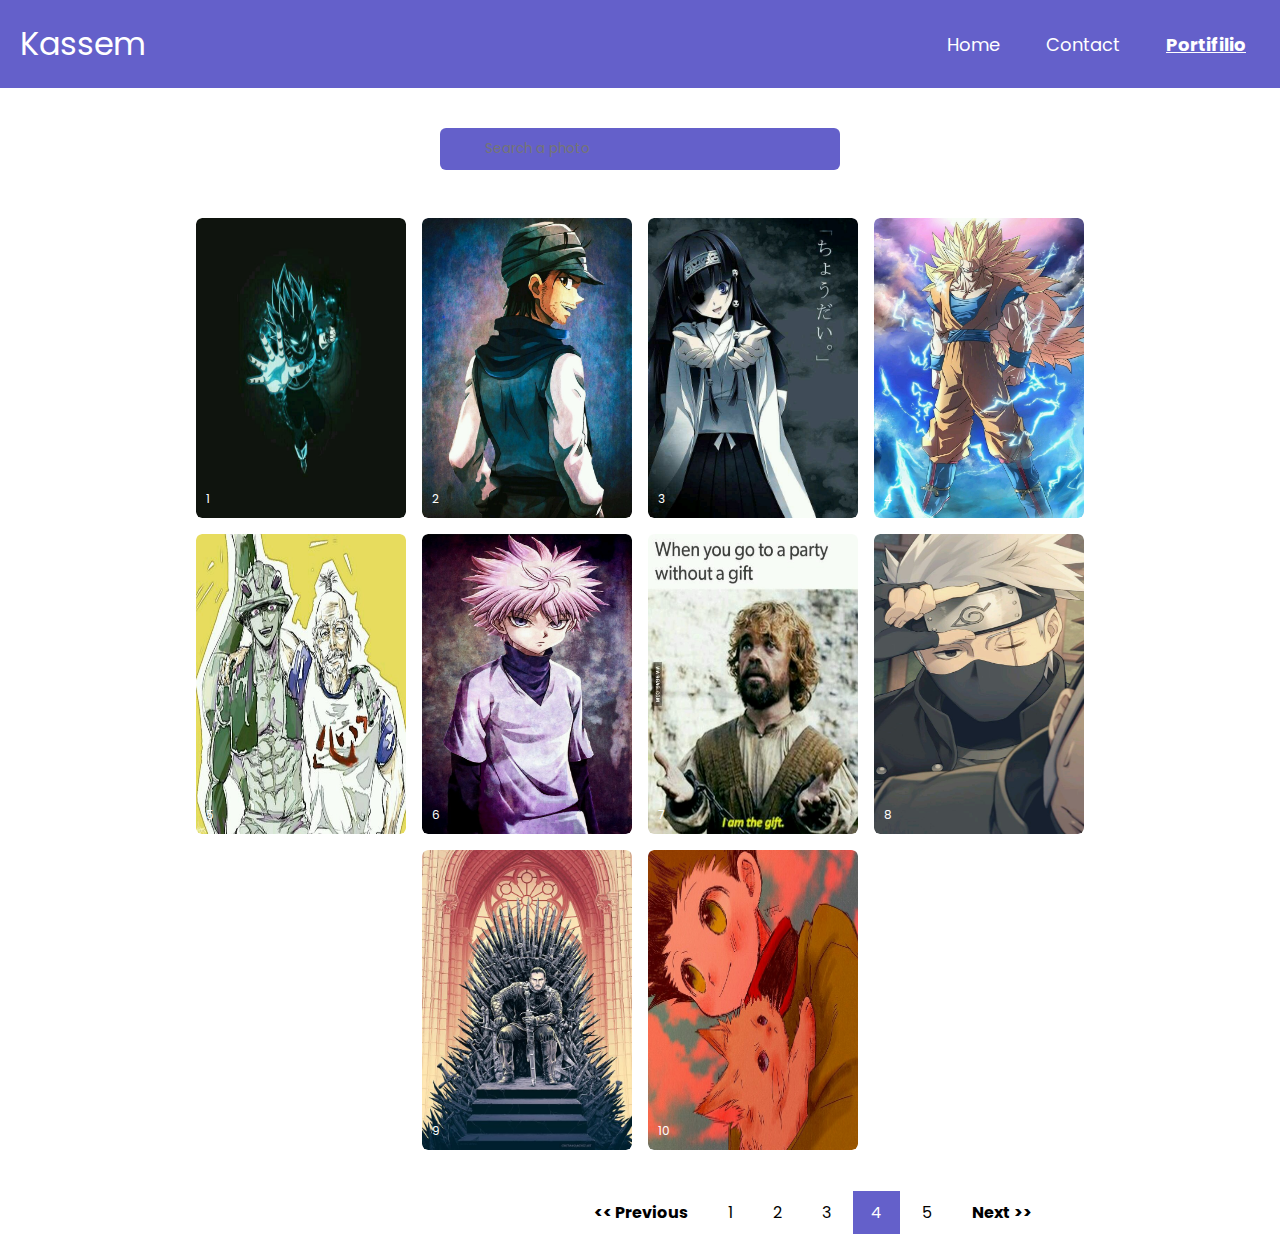
<file: gallary.html>
<!DOCTYPE html>
<!--=== Coding by CodingLab | www.codinglabweb.com === -->
<html lang="en">
<head>
    <meta charset="UTF-8">
    <meta http-equiv="X-UA-Compatible" content="IE=edge">
    <meta data-name="viewport" content="width=device-width, initial-scale=1.0">
    
    <!----======== CSS ======== -->
    <link rel="stylesheet" href="gallary-style.css">
    
    <!--=====     <link href='https://unpkg.com/boxicons@2.1.1/css/boxicons.min.css' rel='stylesheet'>
 CSS =====-->

    <title>Image Gallery with Search Box</title> 
</head>
<body>
    <nav class="navbar">
        <!-- LOGO -->
        <div class="logo">Kassem</div>
        <!-- NAVIGATION MENU -->
        <ul class="nav-links">
        <!-- USING CHECKBOX HACK -->
        <!-- NAVIGATION MENUS -->
        <div class="menu">
        <li>Home</li>
        <li>Contact</li>
        <li ><a href="Home.html">Portifilio</a>
            </li>
        
        </div>
        </ul>
        </nav>
    <div class="container">
        <div class="search-box">
            <i class="bx bx-search"></i>
            <input type="text" placeholder="Search a photo">
        </div>

        <div class="images">
            <div class="image-box" data-name="1">
                <img src="img/1.jpg" alt="">
                <h6>1</h6>
            </div>
            <div class="image-box" data-name="2">
                <img src="img/2.jpg" alt="">
                <h6>2</h6>
            </div>
            <div class="image-box" data-name="3">
                <img src="img/3.jpg" alt="">
                <h6>3</h6>
            </div>
            <div class="image-box" data-name="4">
                <img src="img/4.jpg" alt="">
                <h6>4</h6>
            </div>
            <div class="image-box" data-name="5">
                <img src="img/5.jpg" alt="">
                <h6>5</h6>
            </div>
            <div class="image-box" data-name="6">
                <img src="img/6.jpg" alt="">
                <h6>6</h6>
            </div>
            <div class="image-box" data-name="7">
                <img src="img/7.jpg" alt="">
                <h6>7</h6>
            </div>
            <div class="image-box" data-name="8">
                <img src="img/8.jpg" alt="">
                <h6>8</h6>
            </div>
            <div class="image-box" data-name="9">
                <img src="img/9.jpg" alt="">
                <h6>9</h6>
            </div>
            <div class="image-box" data-name="10">
                <img src="img/10.jpg" alt="">
                <h6>10</h6>
            </div>
        </div>
    </div>
    </div>


    <div class="pagination_section">
        <a href="#"><< Previous</a>
        <a href="#" title="Algorithm">1</a>
        <a href="#" title="DataStructure">2</a>
        <a href="#" title="Languages">3</a>
        <a href="#" title="Interview" class="active">4</a>
        <a href="#" title="practice">5</a>
        <a href="#">Next >></a>
    </div>
    <script src="gallary.js"></script>
</body>
</html>
</file>
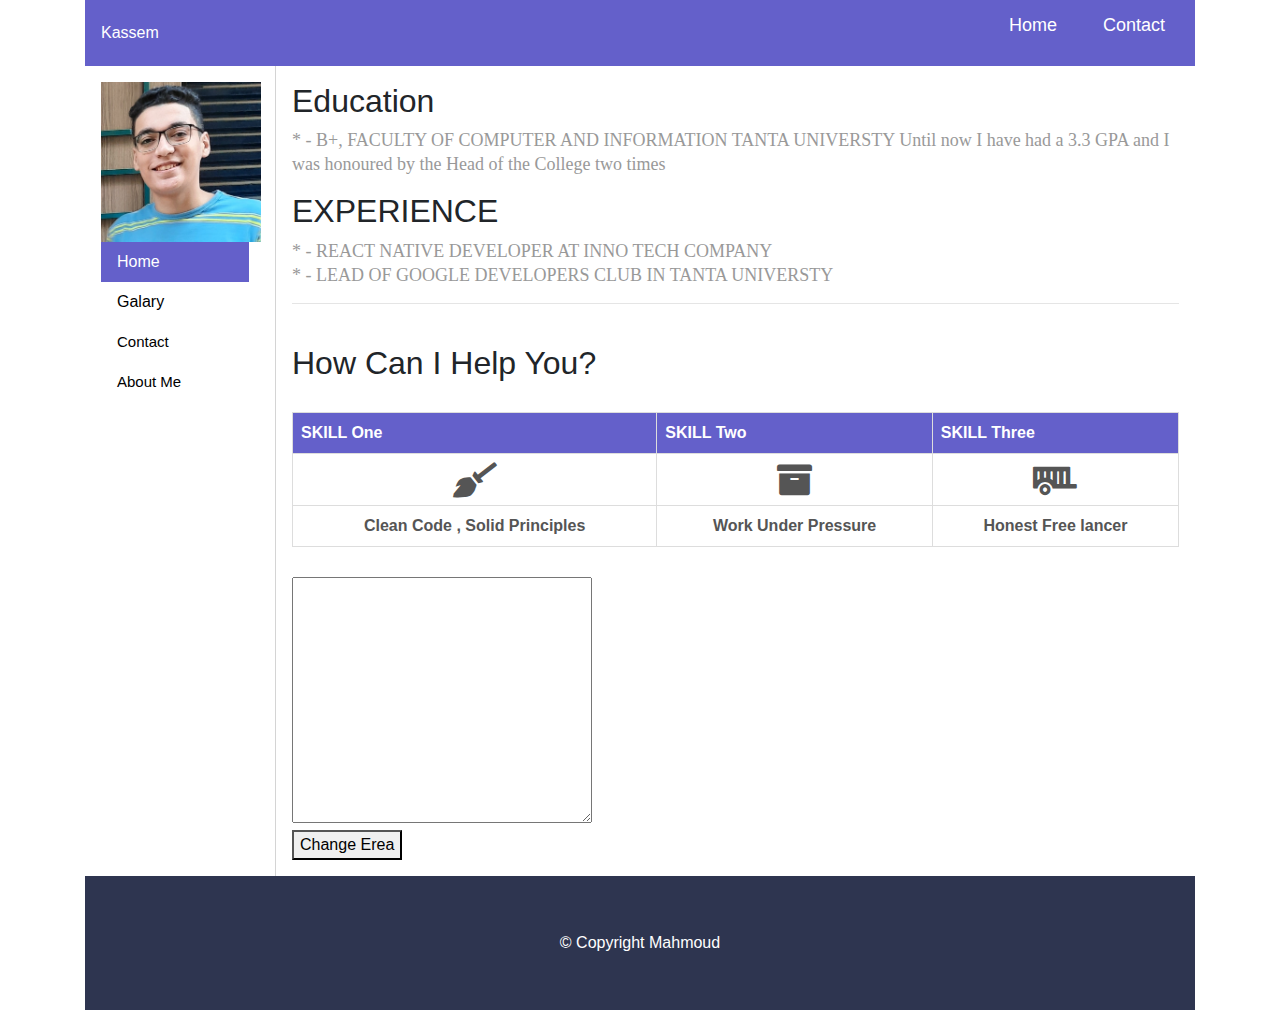
<file: Home.html>
<!DOCTYPE html>
<html lang="en">

<head>
    <meta charset="UTF-8">
    <meta http-equiv="X-UA-Compatible" content="IE=edge">
    <meta name="viewport" content="width=device-width, initial-scale=1.0">
    <title>Kassem</title>
    <link rel="stylesheet" href="https://cdnjs.cloudflare.com/ajax/libs/font-awesome/5.15.3/css/all.min.css">
    <link rel="stylesheet" href="Home.css">
    <link rel="stylesheet" href="https://cdn.jsdelivr.net/npm/bootstrap@4.0.0/dist/css/bootstrap.min.css"
        integrity="sha384-Gn5384xqQ1aoWXA+058RXPxPg6fy4IWvTNh0E263XmFcJlSAwiGgFAW/dAiS6JXm" crossorigin="anonymous">

    <script src="Home.js"></script>

    <!-- <link rel="stylesheet" href="./libsCss/bootstrap.min.css">
<script src="./libs/jq3.5.1.js" />
<script src="./libs/popper.js" />
<script src="./libs/bootstrap.min.js" /> -->

</head>

<body>
    <div class="container">
        <nav class="navbar">
            <!-- LOGO -->
            <div class="logo">Kassem</div>
            <!-- NAVIGATION MENU -->
            <ul class="nav-links">
            <!-- USING CHECKBOX HACK -->
            <!-- NAVIGATION MENUS -->
            <div class="menu">
            <li>Home</li>
            <li>Contact</li>
            
            
            </div>
            </ul>
            </nav>
        <aside class="left">
            <img src="./me.jpg" width="160px" />
            <ul>
                <li><a class="active" href="#home">Home</a></li>
                <li>
                    <a href="gallary.html" title="Algorithm">Galary</a>

                    <!-- <button onclick="" >Galary</button> -->
                </li>
                <li>
                    <button>Contact</button>
                </li>
                <li>
                    <button onclick="ShowTouster()">About Me</button>
                </li>
            </ul>
            <br><br>
        </aside>
        <main class="content">

            <h2>Education</h2>
            <p>* - B+, FACULTY OF COMPUTER AND INFORMATION TANTA UNIVERSTY
                Until now I have had a 3.3 GPA and I was honoured by the Head of the College two times</p>
            <h2>EXPERIENCE</h2>
            <p>
                * - REACT NATIVE DEVELOPER AT INNO TECH COMPANY <br />
                * - LEAD OF GOOGLE DEVELOPERS CLUB IN TANTA UNIVERSTY

            </p>
            <hr><br>
            <h2>How Can I Help You?</h2>
            <table>
                <tr>
                    <th>SKILL One</th>
                    <th>SKILL Two</th>
                    <th>SKILL Three</th>
                </tr>
                <tr>
                    <td><i class="fas fa-broom"></i></td>
                    <td><i class="fas fa-archive"></i></td>
                    <td><i class="fas fa-trailer"></i></td>
                </tr>
                <tr>
                    <td>Clean Code , Solid Principles</td>
                    <td>Work Under Pressure</td>
                    <td>Honest Free lancer</td>
                </tr>
                <tr>
            </table>
            <div id="content"></div>
<form>
            <textarea name="text-area" id="textArea" cols="30" rows="10"></textarea> </form>
<button id="sectionbg">Change Erea</button>
        </main>


        <script>
            var el = document.getElementById('content');
            var content;

            function ShowTouster() {
                content = '<div class="TousterContainer"> <div class="touster"> <div style="width: 100%;display: flex;justify-content: space-between;"> <h2>About Me</h2> <button onclick="CloseTouster()"  style="color: #fff;border-width: 0px;background-color: #f00;border-radius: 100px;height: 30px;width: 30px;">  X  </button>  </div> <p>A software engineer; I have 1.5 years of experience in mobile application development. I built many  apps using react native framework to suit both platforms (ANDROID, IOS)And junior at Asp.net And  Blazor Web Assembly</p> </div></div>'
                el.insertAdjacentHTML('beforebegin', content)
            }
        </script>


        <footer class="footer">&copy; Copyright </sup>Mahmoud</footer>
    </div>
    <script src="changeBg.js"></script>

</body>

</html>
</file>
<file: gallary-style.css>
/* ===== Google Font Import - Poppins ===== */
@import url('https://fonts.googleapis.com/css2?family=Poppins:wght@200;300;400;500;600&display=swap');
*{
    margin: 0;
    padding: 0;
    box-sizing: border-box;
    font-family: 'Poppins', sans-serif;
}
.container{
    position: relative;
    min-height: 100vh;
    max-width: 1000px;
    width: 100%;
    margin: 0 auto;
    padding: 40px 20px;
}
.container .search-box{
    position: relative;
    height: 42px;
    max-width: 400px;
    margin: 0 auto;
    margin-bottom: 40px;
}
.search-box input{
    position: absolute;
    height: 100%;
    width: 100%;
    outline: none;
    border: none;
    color: white;
    background-color: #6460ca;
    padding: 0 15px 0 45px;
    color: #fff;
    border-radius: 6px;
}
.text{
    color: white;
}
.search-box i{
    position: absolute;
    z-index: 2;
    color: white;
    top: 50%;
    left: 15px;
    font-size: 20px;
    transform: translateY(-50%);
}
.container .images .image-box{
    position: relative;
    height: 300px;
    width: 210px;
    border-radius: 6px;
    overflow: hidden;
}
.images{
    width: 100%;
    display: flex;
    justify-content: center;
    flex-wrap: wrap;
}
.images .image-box{
    margin: 8px;
}
.images .image-box img{
    height: 100%;
    width: 100%;
    border-radius: 6px;
    transition: transform 0.2s linear;
}
.image-box:hover img{
    transform: scale(1.05);
}
.image-box h6{
    position: absolute;
    bottom: 10px;
    left: 10px;
    color: #fff;
    font-size: 12px;
    font-weight: 400;
    text-transform: capitalize;
}

.navbar {
    display: flex;
    align-items: center;
    justify-content: space-between;
    padding: 20px;
    background-color: #6460ca;
    color: #fff;
   }
   .nav-links a {
    color: #fff;
   }
   /* LOGO */
   .logo {
    font-size: 32px;
   }
   /* NAVBAR MENU */
   .menu {
    display: flex;
    gap: 1em;
    font-size: 18px;
   }
   .menu li:hover {
    background-color: #4c9e9e;
    border-radius: 5px;
    transition: 0.3s ease;
   }
   .menu li {
    padding: 5px 14px;
    list-style: none;
   }
   /* DROPDOWN MENU */
   .services {
    position: relative; 
   }
   .dropdown {
    background-color: rgb(1, 139, 139);
    padding: 1em 0;
    position: absolute; /*WITH RESPECT TO PARENT*/
    display: none;
    border-radius: 8px;
    top: 35px;
   }
   .dropdown li + li {
    margin-top: 10px;
   }
   .dropdown li {
    padding: 0.5em 1em;
    width: 8em;
    text-align: center;
   }
   .dropdown li:hover {
    background-color: #4c9e9e;
   }
   .services:hover .dropdown {
    display: block;
   }

   /* Popup container */
.popup {
    position: relative;
    cursor: pointer;
  }
  
  /* The actual popup (appears on top) */
  .popup .popuptext {
    
    width: 160px;
    background-color: #555;
    color: #fff;
    text-align: center;
    border-radius: 6px;
    padding: 8px 0;
    position: absolute;
    z-index: 1;
    bottom: 125%;
    left: 50%;
    margin-left: -80px;
  }
  
  /* Popup arrow */
  .popup .popuptext::after {
    content: "";
    position: absolute;
    top: 50%;
    left: 50%;
    bottom: 100%;
    margin-left: -5px;
    border-width: 5px;
    border-style: solid;
    border-color: #555 transparent transparent transparent;
  }
  
  /* Toggle this class when clicking on the popup container (hide and show the popup) */
  .popup .show {
    visibility: visible;
    -webkit-animation: fadeIn 1s;
    animation: fadeIn 1s
  }
  
  /* Add animation (fade in the popup) */
  @-webkit-keyframes fadeIn {
    from {opacity: 0;} 
    to {opacity: 1;}
  }
  
  @keyframes fadeIn {
    from {opacity: 0;}
    to {opacity:1 ;}
  }


  .pagination_section {
    position: absolute;
    top: 500px;
    right: 230px;
}
 
/* pagination styling */
.pagination_section a {
    color: black;
    padding: 10px 18px;
    text-decoration: none;
}
 
/* pagination hover effect on non-active */
.pagination_section a:hover:not(.active) {
    background-color: #031F3B;
    color: white;
}
 
/* pagination hover effect on active*/
a:nth-child(5) {
    background-color: #6460ca;
    color: white;
}
      
a:nth-child(1) {
    font-weight: bold;
}
      
a:nth-child(7) {
    font-weight: bold;
}
      
.content {
    margin: 50px;
    padding: 15px;
    width: 800px;
    height: 200px;
    border: 2px solid #6460ca;
}
.pagination_section{
    margin-top:700px ;
    margin-right: 50;
}
</file>
<file: Home.css>
@import url('https://fonts.googleapis.com/css2?family=Pacifico&display=swap');
@import url('https://fonts.googleapis.com/css2?family=Poppins:wght@200;300;400;500;600&display=swap');
@import url("https://fonts.googleapis.com/css2?family=Poppins:wght@200;300;400;500;600;700;800&display=swap");


body {
    margin: 0;
    box-sizing: border-box;
}

.container {
    line-height: 150%;
}

.header {
    display: flex;
    justify-content: space-between;
    align-items: center;
    padding: 15px;
    background-color: #e9e9e9;
}

.header h1 {
    color: #222222;
    font-size: 30px;
    font-family: 'Pacifico', cursive;
}

.header .social a {
    padding: 0 5px;
    color: #222222;
}

.left {
    float: left;
    width: 180px;
    margin: 0;
    padding: 1em;
}

.content {
    margin-left: 190px;
    border-left: 1px solid #d4d4d4;
    padding: 1em;
    overflow: hidden;
}
.img
{
    border-radius: 30px;
}

ul {
    list-style-type: none;
    margin: 0;
    padding: 0;
    font-family: sans-serif;
}

li a {
    display: block;
    color: #000;
    padding: 8px 16px;
    text-decoration: none;
}

li button {
    display: block;
    color: #000;
    padding: 8px 16px;
    text-decoration: none;
    border-width: 0px;
    background-color: #fff;
    width: 100%;
    text-align: left;
    font-size: 15px;

}

h2 {
    color: #6460ca;
    font-family: 'Segoe UI';
}

td {
    text-align: center;
    color: #555;
    font-weight: bold;
}

p {
    font-size: 18px;
    color: #999;
    font-family: 'Segoe UI';
}

li a.active {
    background-color: #6460ca;
    color: white;
}

li a:hover:not(.active) {
    background-color: #29292a;
    color: white;
}

li button.active {
    background-color: #6460ca;
    color: white;
}

li button:hover:not(.active) {
    background-color: #29292a;
    color: white;
}

table {
    font-family: arial, sans-serif;
    border-collapse: collapse;
    width: 100%;
    margin: 30px 0;
}

td,
th {
    border: 1px solid #dddddd;
    padding: 8px;
}

tr:nth-child(1) {
    background-color: #6460ca;
    color: white;
}

tr td i.fas {
    display: block;
    font-size: 35px;
    text-align: center;
}

.footer {
    padding: 55px 20px;
    background-color: #2e3550;
    color: white;
    text-align: center;
}

.touster {
    width: 55%;
    height: 28%;
    position: absolute;
    top: 25%;
    left: 25%;
    box-shadow: 0 0 3px #999;
    display: flex;
    flex-direction: column;
    border-radius: 10px;
    z-index: 2000;
    animation: dialog-entry 0.4s;
    animation-timing-function: cubic-bezier(0.075, 0.820, 0.165, 1.000);
    background-color: #eee;
    padding: 10px;
}

.TousterContainer {
    position: absolute;
    background-color: #00000055;
    width: 100%;
    height: 100%;
    top: 0;
    left: 0;
}
.navbar {
    display: flex;
    align-items: center;
    justify-content: space-between;
    padding: 20px;
    background-color: #6460ca;
    color: #fff;
   }
   .nav-links a {
    color: #fff;
   }
   /* LOGO */
   .mody {
    font-size: 32px;
   }
   /* NAVBAR MENU */
   .menu {
    display: flex;
    gap: 1em;
    font-size: 18px;
   }
   .menu li:hover {
    background-color: #4c9e9e;
    border-radius: 5px;
    transition: 0.3s ease;
   }
   .menu li {
    padding: 5px 14px;
    list-style: none;
   }
   /* DROPDOWN MENU */
   .services {
    position: relative; 
   }
   .dropdown {
    background-color: rgb(1, 139, 139);
    padding: 1em 0;
    position: absolute; /*WITH RESPECT TO PARENT*/
    display: none;
    border-radius: 8px;
    top: 35px;
   }
   .dropdown li + li {
    margin-top: 10px;
   }
   .dropdown li {
    padding: 0.5em 1em;
    width: 8em;
    text-align: center;
   }
   .dropdown li:hover {
    background-color: #4c9e9e;
   }
   .services:hover .dropdown {
    display: block;
   }

   /* Popup container */
.popup {
    position: relative;
    cursor: pointer;
  }
  
  /* The actual popup (appears on top) */
  .popup .popuptext {
    
    width: 160px;
    background-color: #555;
    color: #fff;
    text-align: center;
    border-radius: 6px;
    padding: 8px 0;
    position: absolute;
    z-index: 1;
    bottom: 125%;
    left: 50%;
    margin-left: -80px;
  }
  
  /* Popup arrow */
  .popup .popuptext::after {
    content: "";
    position: absolute;
    top: 50%;
    left: 50%;
    bottom: 100%;
    margin-left: -5px;
    border-width: 5px;
    border-style: solid;
    border-color: #555 transparent transparent transparent;
  }
  
  /* Toggle this class when clicking on the popup container (hide and show the popup) */
  .popup .show {
    visibility: visible;
    -webkit-animation: fadeIn 1s;
    animation: fadeIn 1s
  }
  
  /* Add animation (fade in the popup) */
  @-webkit-keyframes fadeIn {
    from {opacity: 0;} 
    to {opacity: 1;}
  }
  
  @keyframes fadeIn {
    from {opacity: 0;}
    to {opacity:1 ;}
  }
</file>
